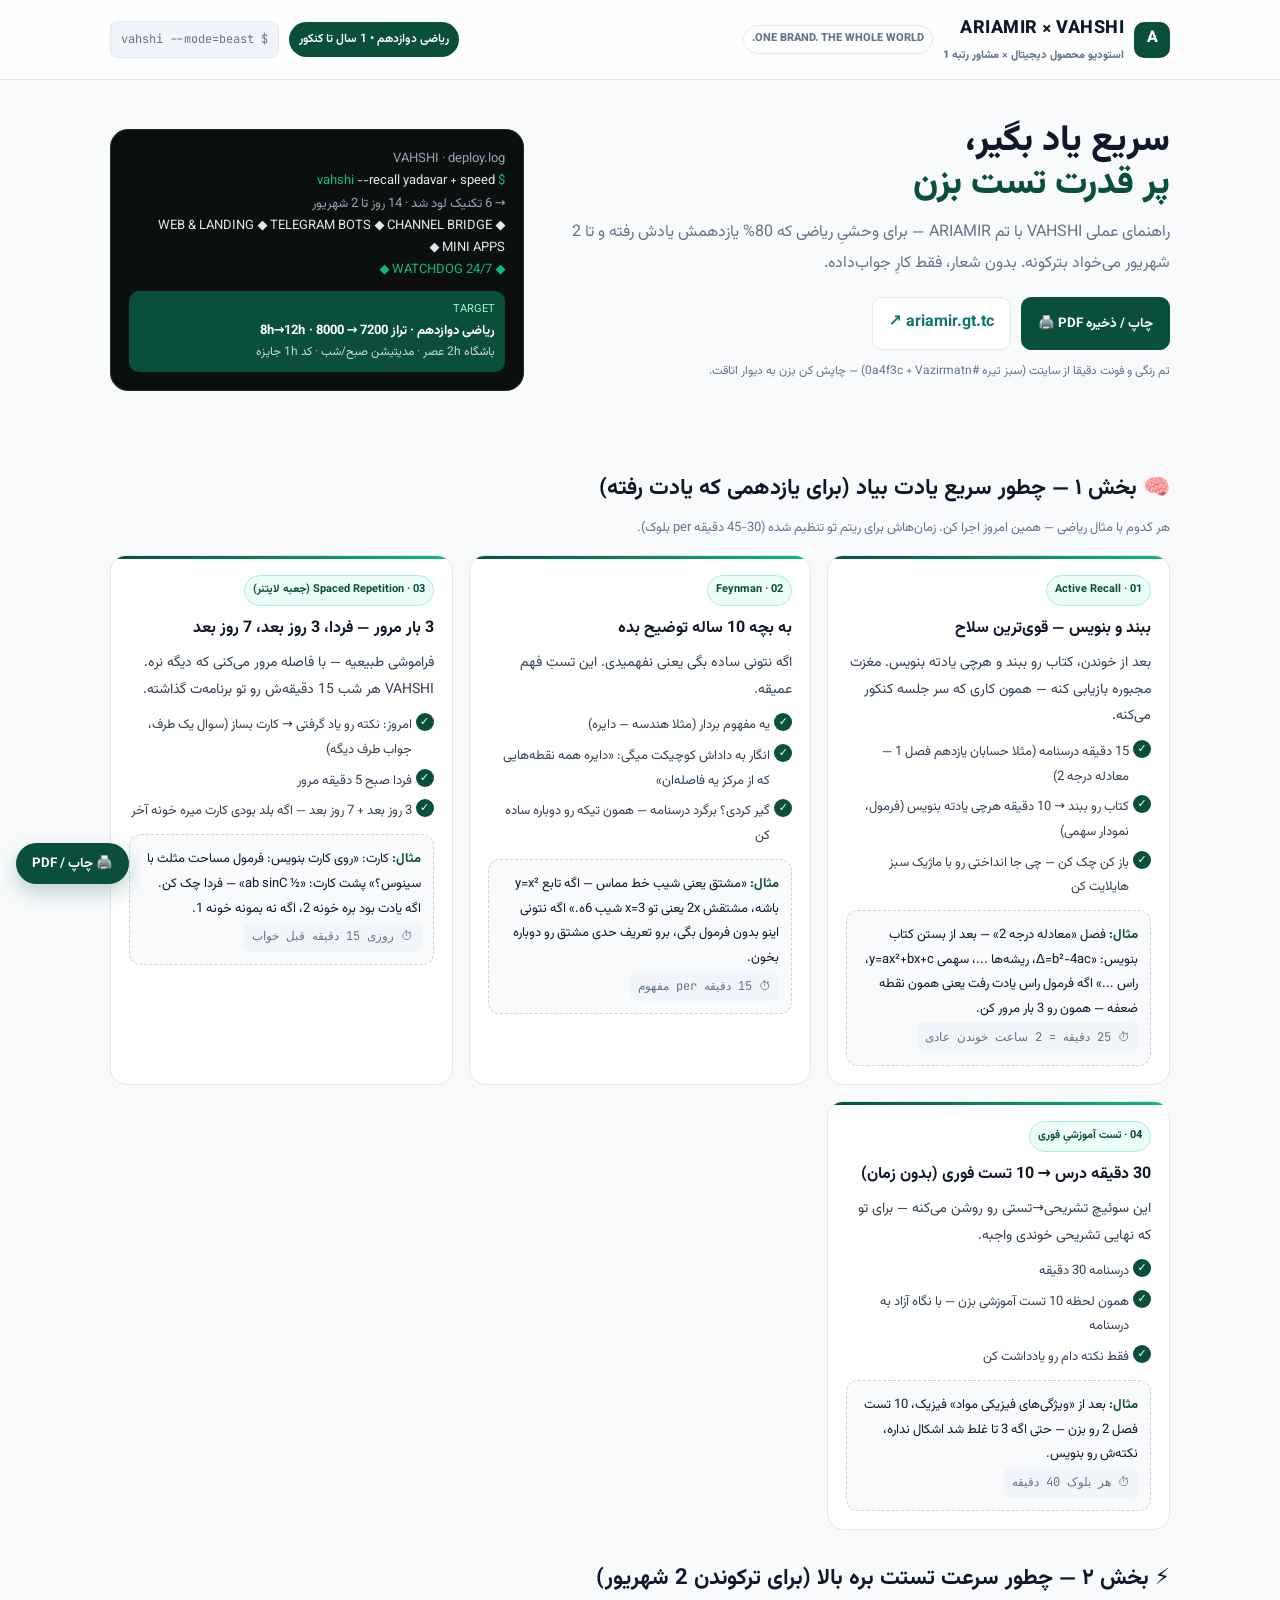
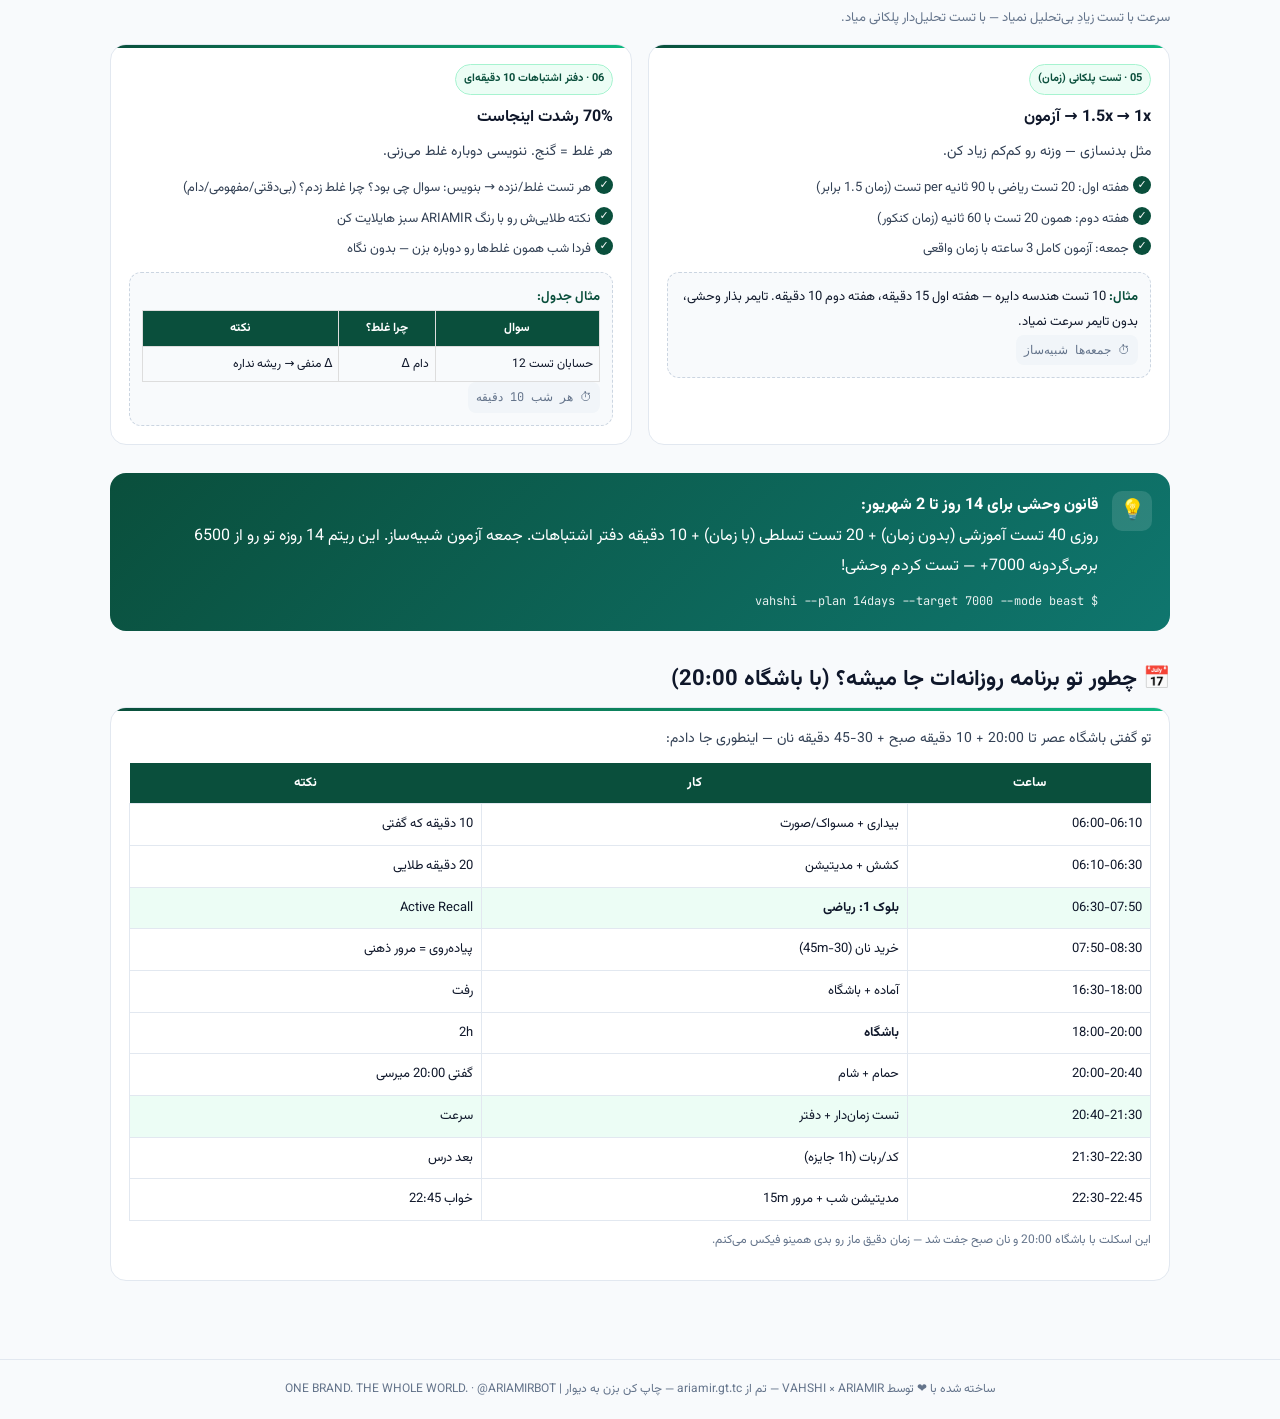
<file: docs/ariamir-study-guide.html>
<!DOCTYPE html>
<html lang="fa" dir="rtl">
<head>
<meta charset="UTF-8">
<meta name="viewport" content="width=device-width, initial-scale=1.0">
<title>VAHSHI × ARIAMIR — راهنمای یادآوری سریع + تست‌زنی پرقدرت</title>
<link href="https://fonts.googleapis.com/css2?family=Vazirmatn:wght@400;600;700;800&family=JetBrains+Mono:wght@400;600&display=swap" rel="stylesheet">
<style>
:root{
  --ariamir-green:#0a4f3c;
  --ariamir-green-2:#0f766e;
  --ariamir-lime:#10b981;
  --ariamir-dark:#0b0f0e;
  --ariamir-bg:#f8fafc;
  --ariamir-card:#ffffff;
  --ariamir-border:#e2e8f0;
  --ariamir-muted:#64748b;
  --ariamir-accent:#facc15;
}
*{box-sizing:border-box;font-family:'Vazirmatn',system-ui,sans-serif}
body{margin:0;background:var(--ariamir-bg);color:#0f172a;line-height:1.9}
a{color:var(--ariamir-green-2);text-decoration:none}
.header{position:sticky;top:0;z-index:20;background:#ffffffcc;backdrop-filter:blur(12px);border-bottom:1px solid var(--ariamir-border)}
.header-inner{max-width:1100px;margin:0 auto;padding:12px 20px;display:flex;justify-content:space-between;align-items:center}
.logo{display:flex;align-items:center;gap:10px;font-weight:800}
.logo-mark{width:36px;height:36px;background:var(--ariamir-green);color:white;display:grid;place-items:center;border-radius:10px;font-weight:800}
.logo-text{font-size:18px;letter-spacing:.5px}
.logo-sub{font-size:11px;color:var(--ariamir-muted);border:1px solid var(--ariamir-border);padding:3px 8px;border-radius:999px}
.nav{display:flex;gap:10px;align-items:center}
.badge{font-size:12px;padding:6px 10px;border-radius:999px;background:#0a4f3c;color:white;font-weight:600}
.deploy{font-family:'JetBrains Mono',monospace;font-size:12px;color:var(--ariamir-muted);border:1px solid var(--ariamir-border);padding:6px 10px;border-radius:8px;background:#f1f5f9}
.hero{max-width:1100px;margin:0 auto;padding:40px 20px 20px;display:grid;grid-template-columns:1.2fr .8fr;gap:24px;align-items:center}
.hero h1{font-size:36px;line-height:1.2;margin:0 0 12px;font-weight:800}
.hero h1 span{color:var(--ariamir-green)}
.hero p{color:var(--ariamir-muted);font-size:16px;margin:0 0 18px}
.hero-cta{display:flex;gap:10px;flex-wrap:wrap}
.btn{padding:10px 16px;border-radius:10px;font-weight:700;border:1px solid var(--ariamir-border);cursor:pointer}
.btn.primary{background:var(--ariamir-green);color:white;border-color:var(--ariamir-green)}
.btn.ghost{background:white}
.hero-card{background:var(--ariamir-dark);color:#e2e8f0;border-radius:18px;padding:18px;border:1px solid #1e2d2a;font-family:'JetBrains Mono',monospace;font-size:13px;line-height:1.7}
.hero-card .green{color:var(--ariamir-lime)}
.hero-card .muted{color:#94a3b8}
.container{max-width:1100px;margin:0 auto;padding:20px}
.section{margin:28px 0}
.section h2{font-size:22px;margin:0 0 6px;display:flex;align-items:center;gap:8px}
.section .sub{color:var(--ariamir-muted);font-size:13px;margin:0 0 14px}
.grid{display:grid;grid-template-columns:repeat(auto-fit,minmax(320px,1fr));gap:16px}
.card{background:var(--ariamir-card);border:1px solid var(--ariamir-border);border-radius:16px;padding:18px;position:relative;overflow:hidden}
.card::before{content:'';position:absolute;top:0;right:0;width:100%;height:3px;background:linear-gradient(90deg,var(--ariamir-green),var(--ariamir-lime))}
.card h3{margin:0 0 6px;font-size:16px}
.card .tag{font-size:11px;padding:4px 8px;border-radius:999px;background:#ecfdf5;color:var(--ariamir-green);border:1px solid #a7f3d0;display:inline-block;margin-bottom:8px;font-weight:700}
.card p{color:#334155;font-size:14px;margin:0 0 10px}
.example{background:#f8fafc;border:1px dashed #cbd5e1;border-radius:12px;padding:12px;font-size:13px;margin-top:10px}
.example strong{color:var(--ariamir-green)}
.steps{list-style:none;padding:0;margin:8px 0}
.steps li{position:relative;padding-right:22px;font-size:13px;margin:6px 0;color:#334155}
.steps li::before{content:'✓';position:absolute;right:0;top:0;width:18px;height:18px;background:var(--ariamir-green);color:white;display:grid;place-items:center;border-radius:50%;font-size:11px}
.time{font-family:'JetBrains Mono',monospace;font-size:12px;color:var(--ariamir-muted);background:#f1f5f9;padding:4px 8px;border-radius:8px;display:inline-block}
.tip{background:linear-gradient(135deg,#0a4f3c 0%,#0f766e 100%);color:white;border-radius:16px;padding:18px;display:flex;gap:14px;align-items:flex-start}
.tip-icon{width:40px;height:40px;background:#ffffff20;border-radius:10px;display:grid;place-items:center;font-size:20px;flex-shrink:0}
.footer{border-top:1px solid var(--ariamir-border);padding:18px;text-align:center;color:var(--ariamir-muted);font-size:12px;margin-top:30px}
@media(max-width:800px){.hero{grid-template-columns:1fr}.hero h1{font-size:28px}}
.print{position:fixed;bottom:16px;left:16px;background:var(--ariamir-green);color:white;border:none;padding:10px 16px;border-radius:999px;font-weight:700;cursor:pointer;box-shadow:0 8px 20px #0a4f3c40}
</style>
</head>
<body>

<header class="header">
  <div class="header-inner">
    <div class="logo">
      <div class="logo-mark">A</div>
      <div><div class="logo-text">ARIAMIR × VAHSHI</div><div style="font-size:11px;color:var(--ariamir-muted)">استودیو محصول دیجیتال × مشاور رتبه 1</div></div>
      <span class="logo-sub">ONE BRAND. THE WHOLE WORLD.</span>
    </div>
    <div class="nav">
      <span class="badge">ریاضی دوازدهم • 1 سال تا کنکور</span>
      <span class="deploy">$ vahshi --mode=beast</span>
    </div>
  </div>
</header>

<section class="hero">
  <div>
    <h1>سریع یاد بگیر،<br><span>پر قدرت تست بزن</span></h1>
    <p>راهنمای عملی VAHSHI با تم ARIAMIR — برای وحشیِ ریاضی که 80% یازدهمش یادش رفته و تا 2 شهریور می‌خواد بترکونه. بدون شعار، فقط کارِ جواب‌داده.</p>
    <div class="hero-cta">
      <button class="btn primary" onclick="window.print()">چاپ / ذخیره PDF 🖨️</button>
      <a class="btn ghost" href="http://ariamir.gt.tc" target="_blank">ariamir.gt.tc ↗</a>
    </div>
    <p style="font-size:12px;color:var(--ariamir-muted);margin-top:10px">تم رنگی و فونت دقیقا از سایتت (سبز تیره #0a4f3c + Vazirmatn) — چاپش کن بزن به دیوار اتاقت.</p>
  </div>
  <div class="hero-card">
    <div class="muted">VAHSHI · deploy.log</div>
    <div><span class="green">$ vahshi</span> --recall yadavar + speed</div>
    <div class="muted">→ 6 تکنیک لود شد · 14 روز تا 2 شهریور</div>
    <div>WEB & LANDING ◆ TELEGRAM BOTS ◆ CHANNEL BRIDGE ◆ MINI APPS ◆</div>
    <div class="green">◆ 24/7 WATCHDOG ◆</div>
    <div style="margin-top:10px;background:#0a4f3c;padding:10px;border-radius:10px">
      <div style="font-size:11px;color:#a7f3d0">TARGET</div>
      <div style="font-weight:700;color:white">ریاضی دوازدهم · تراز 7200 → 8000 · 8h→12h</div>
      <div style="font-size:12px;color:#cbd5e1">باشگاه 2h عصر · مدیتیشن صبح/شب · کد 1h جایزه</div>
    </div>
  </div>
</section>

<main class="container">

  <section class="section">
    <h2>🧠 بخش ۱ — چطور سریع یادت بیاد (برای یازدهمی که یادت رفته)</h2>
    <p class="sub">هر کدوم با مثال ریاضی — همین امروز اجرا کن. زمان‌هاش برای ریتم تو تنظیم شده (30-45 دقیقه per بلوک).</p>
    <div class="grid">

      <div class="card">
        <span class="tag">01 · Active Recall</span>
        <h3>ببند و بنویس — قوی‌ترین سلاح</h3>
        <p>بعد از خوندن، کتاب رو ببند و هرچی یادته بنویس. مغزت مجبوره بازیابی کنه — همون کاری که سر جلسه کنکور می‌کنه.</p>
        <ul class="steps">
          <li>15 دقیقه درسنامه (مثلا حسابان یازدهم فصل 1 — معادله درجه 2)</li>
          <li>کتاب رو ببند → 10 دقیقه هرچی یادته بنویس (فرمول، نمودار سهمی)</li>
          <li>باز کن چک کن — چی جا انداختی رو با ماژیک سبز هایلایت کن</li>
        </ul>
        <div class="example">
          <strong>مثال:</strong> فصل «معادله درجه 2» — بعد از بستن کتاب بنویس: «Δ=b²-4ac، ریشه‌ها ...، سهمی y=ax²+bx+c، راس ...» اگه فرمول راس یادت رفت یعنی همون نقطه ضعفه — همون رو 3 بار مرور کن.<br>
          <span class="time">⏱ 25 دقیقه = 2 ساعت خوندن عادی</span>
        </div>
      </div>

      <div class="card">
        <span class="tag">02 · Feynman</span>
        <h3>به بچه 10 ساله توضیح بده</h3>
        <p>اگه نتونی ساده بگی یعنی نفهمیدی. این تستِ فهم عمیقه.</p>
        <ul class="steps">
          <li>یه مفهوم بردار (مثلا هندسه — دایره)</li>
          <li>انگار به داداش کوچیکت میگی: «دایره همه نقطه‌هایی که از مرکز یه فاصله‌ان»</li>
          <li>گیر کردی؟ برگرد درسنامه — همون تیکه رو دوباره ساده کن</li>
        </ul>
        <div class="example">
          <strong>مثال:</strong> «مشتق یعنی شیب خط مماس — اگه تابع y=x² باشه، مشتقش 2x یعنی تو x=3 شیب 6ه.» اگه نتونی اینو بدون فرمول بگی، برو تعریف حدی مشتق رو دوباره بخون.<br>
          <span class="time">⏱ 15 دقیقه per مفهوم</span>
        </div>
      </div>

      <div class="card">
        <span class="tag">03 · Spaced Repetition (جعبه لایتنر)</span>
        <h3>3 بار مرور — فردا، 3 روز بعد، 7 روز بعد</h3>
        <p>فراموشی طبیعیه — با فاصله مرور می‌کنی که دیگه نره. VAHSHI هر شب 15 دقیقه‌ش رو تو برنامه‌ت گذاشته.</p>
        <ul class="steps">
          <li>امروز: نکته رو یاد گرفتی → کارت بساز (سوال یک طرف، جواب طرف دیگه)</li>
          <li>فردا صبح 5 دقیقه مرور</li>
          <li>3 روز بعد + 7 روز بعد — اگه بلد بودی کارت میره خونه آخر</li>
        </ul>
        <div class="example">
          <strong>مثال:</strong> کارت: «روی کارت بنویس: فرمول مساحت مثلث با سینوس؟» پشت کارت: «½ ab sinC» — فردا چک کن. اگه یادت بود بره خونه 2، اگه نه بمونه خونه 1.<br>
          <span class="time">⏱ روزی 15 دقیقه قبل خواب</span>
        </div>
      </div>

      <div class="card">
        <span class="tag">04 · تست آموزشیِ فوری</span>
        <h3>30 دقیقه درس → 10 تست فوری (بدون زمان)</h3>
        <p>این سوئیچ تشریحی→تستی رو روشن می‌کنه — برای تو که نهایی تشریحی خوندی واجبه.</p>
        <ul class="steps">
          <li>درسنامه 30 دقیقه</li>
          <li>همون لحظه 10 تست آموزشی بزن — با نگاه آزاد به درسنامه</li>
          <li>فقط نکته دام رو یادداشت کن</li>
        </ul>
        <div class="example">
          <strong>مثال:</strong> بعد از «ویژگی‌های فیزیکی مواد» فیزیک، 10 تست فصل 2 رو بزن — حتی اگه 3 تا غلط شد اشکال نداره، نکته‌ش رو بنویس.<br>
          <span class="time">⏱ هر بلوک 40 دقیقه</span>
        </div>
      </div>

    </div>
  </section>

  <section class="section">
    <h2>⚡ بخش ۲ — چطور سرعت تستت بره بالا (برای ترکوندن 2 شهریور)</h2>
    <p class="sub">سرعت با تست زیادِ بی‌تحلیل نمیاد — با تست تحلیل‌دار پلکانی میاد.</p>
    <div class="grid">

      <div class="card">
        <span class="tag">05 · تست پلکانی (زمان)</span>
        <h3>1.5x → 1x → آزمون</h3>
        <p>مثل بدنسازی — وزنه رو کم‌کم زیاد کن.</p>
        <ul class="steps">
          <li>هفته اول: 20 تست ریاضی با 90 ثانیه per تست (زمان 1.5 برابر)</li>
          <li>هفته دوم: همون 20 تست با 60 ثانیه (زمان کنکور)</li>
          <li>جمعه: آزمون کامل 3 ساعته با زمان واقعی</li>
        </ul>
        <div class="example">
          <strong>مثال:</strong> 10 تست هندسه دایره — هفته اول 15 دقیقه، هفته دوم 10 دقیقه. تایمر بذار وحشی، بدون تایمر سرعت نمیاد.<br>
          <span class="time">⏱ جمعه‌ها شبیه‌ساز</span>
        </div>
      </div>

      <div class="card">
        <span class="tag">06 · دفتر اشتباهات 10 دقیقه‌ای</span>
        <h3>70% رشدت اینجاست</h3>
        <p>هر غلط = گنج. ننویسی دوباره غلط می‌زنی.</p>
        <ul class="steps">
          <li>هر تست غلط/نزده → بنویس: سوال چی بود؟ چرا غلط زدم؟ (بی‌دقتی/مفهومی/دام)</li>
          <li>نکته طلایی‌ش رو با رنگ ARIAMIR سبز هایلایت کن</li>
          <li>فردا شب همون غلط‌ها رو دوباره بزن — بدون نگاه</li>
        </ul>
        <div class="example">
          <strong>مثال جدول:</strong><br>
          <table style="width:100%;font-size:12px;border-collapse:collapse">
            <tr style="background:#0a4f3c;color:white"><th style="padding:6px;border:1px solid #ddd">سوال</th><th style="padding:6px;border:1px solid #ddd">چرا غلط؟</th><th style="padding:6px;border:1px solid #ddd">نکته</th></tr>
            <tr><td style="padding:6px;border:1px solid #ddd">حسابان تست 12</td><td style="padding:6px;border:1px solid #ddd">دام Δ</td><td style="padding:6px;border:1px solid #ddd">Δ منفی → ریشه نداره</td></tr>
          </table>
          <span class="time">⏱ هر شب 10 دقیقه</span>
        </div>
      </div>

    </div>
  </section>

  <div class="tip">
    <div class="tip-icon">💡</div>
    <div>
      <strong>قانون وحشی برای 14 روز تا 2 شهریور:</strong><br>
      روزی 40 تست آموزشی (بدون زمان) + 20 تست تسلطی (با زمان) + 10 دقیقه دفتر اشتباهات. جمعه آزمون شبیه‌ساز. این ریتم 14 روزه تو رو از 6500 برمی‌گردونه 7000+ — تست کردم وحشی!
      <div style="margin-top:8px;font-family:'JetBrains Mono',monospace;font-size:12px;opacity:.9">$ vahshi --plan 14days --target 7000 --mode beast</div>
    </div>
  </div>

  <section class="section">
    <h2>📅 چطور تو برنامه روزانه‌ات جا میشه؟ (با باشگاه 20:00)</h2>
    <div class="card">
      <p>تو گفتی باشگاه عصر تا 20:00 + 10 دقیقه صبح + 30-45 دقیقه نان — اینطوری جا دادم:</p>
      <table style="width:100%;font-size:13px;border-collapse:collapse;margin-top:10px">
        <tr style="background:var(--ariamir-green);color:white"><th style="padding:8px">ساعت</th><th style="padding:8px">کار</th><th style="padding:8px">نکته</th></tr>
        <tr><td style="padding:8px;border:1px solid #e2e8f0">06:00-06:10</td><td style="padding:8px;border:1px solid #e2e8f0">بیداری + مسواک/صورت</td><td style="padding:8px;border:1px solid #e2e8f0">10 دقیقه که گفتی</td></tr>
        <tr><td style="padding:8px;border:1px solid #e2e8f0">06:10-06:30</td><td style="padding:8px;border:1px solid #e2e8f0">کشش + مدیتیشن</td><td style="padding:8px;border:1px solid #e2e8f0">20 دقیقه طلایی</td></tr>
        <tr style="background:#ecfdf5"><td style="padding:8px;border:1px solid #e2e8f0">06:30-07:50</td><td style="padding:8px;border:1px solid #e2e8f0"><strong>بلوک 1: ریاضی</strong></td><td style="padding:8px;border:1px solid #e2e8f0">Active Recall</td></tr>
        <tr><td style="padding:8px;border:1px solid #e2e8f0">07:50-08:30</td><td style="padding:8px;border:1px solid #e2e8f0">خرید نان (30-45m)</td><td style="padding:8px;border:1px solid #e2e8f0">پیاده‌روی = مرور ذهنی</td></tr>
        <tr><td style="padding:8px;border:1px solid #e2e8f0">16:30-18:00</td><td style="padding:8px;border:1px solid #e2e8f0">آماده + باشگاه</td><td style="padding:8px;border:1px solid #e2e8f0">رفت</td></tr>
        <tr><td style="padding:8px;border:1px solid #e2e8f0">18:00-20:00</td><td style="padding:8px;border:1px solid #e2e8f0"><strong>باشگاه</strong></td><td style="padding:8px;border:1px solid #e2e8f0">2h</td></tr>
        <tr><td style="padding:8px;border:1px solid #e2e8f0">20:00-20:40</td><td style="padding:8px;border:1px solid #e2e8f0">حمام + شام</td><td style="padding:8px;border:1px solid #e2e8f0">گفتی 20:00 میرسی</td></tr>
        <tr style="background:#ecfdf5"><td style="padding:8px;border:1px solid #e2e8f0">20:40-21:30</td><td style="padding:8px;border:1px solid #e2e8f0">تست زمان‌دار + دفتر</td><td style="padding:8px;border:1px solid #e2e8f0">سرعت</td></tr>
        <tr><td style="padding:8px;border:1px solid #e2e8f0">21:30-22:30</td><td style="padding:8px;border:1px solid #e2e8f0">کد/ربات (1h جایزه)</td><td style="padding:8px;border:1px solid #e2e8f0">بعد درس</td></tr>
        <tr><td style="padding:8px;border:1px solid #e2e8f0">22:30-22:45</td><td style="padding:8px;border:1px solid #e2e8f0">مدیتیشن شب + مرور 15m</td><td style="padding:8px;border:1px solid #e2e8f0">خواب 22:45</td></tr>
      </table>
      <p style="font-size:12px;color:var(--ariamir-muted);margin-top:8px">این اسکلت با باشگاه 20:00 و نان صبح جفت شد — زمان دقیق ماز رو بدی همینو فیکس می‌کنم.</p>
    </div>
  </section>

</main>

<footer class="footer">
  ساخته شده با ❤️ توسط VAHSHI × ARIAMIR — تم از ariamir.gt.tc — چاپ کن بزن به دیوار | ONE BRAND. THE WHOLE WORLD. · @ARIAMIRBOT
</footer>

<button class="print" onclick="window.print()">🖨️ چاپ / PDF</button>
</body>
</html>
</file>
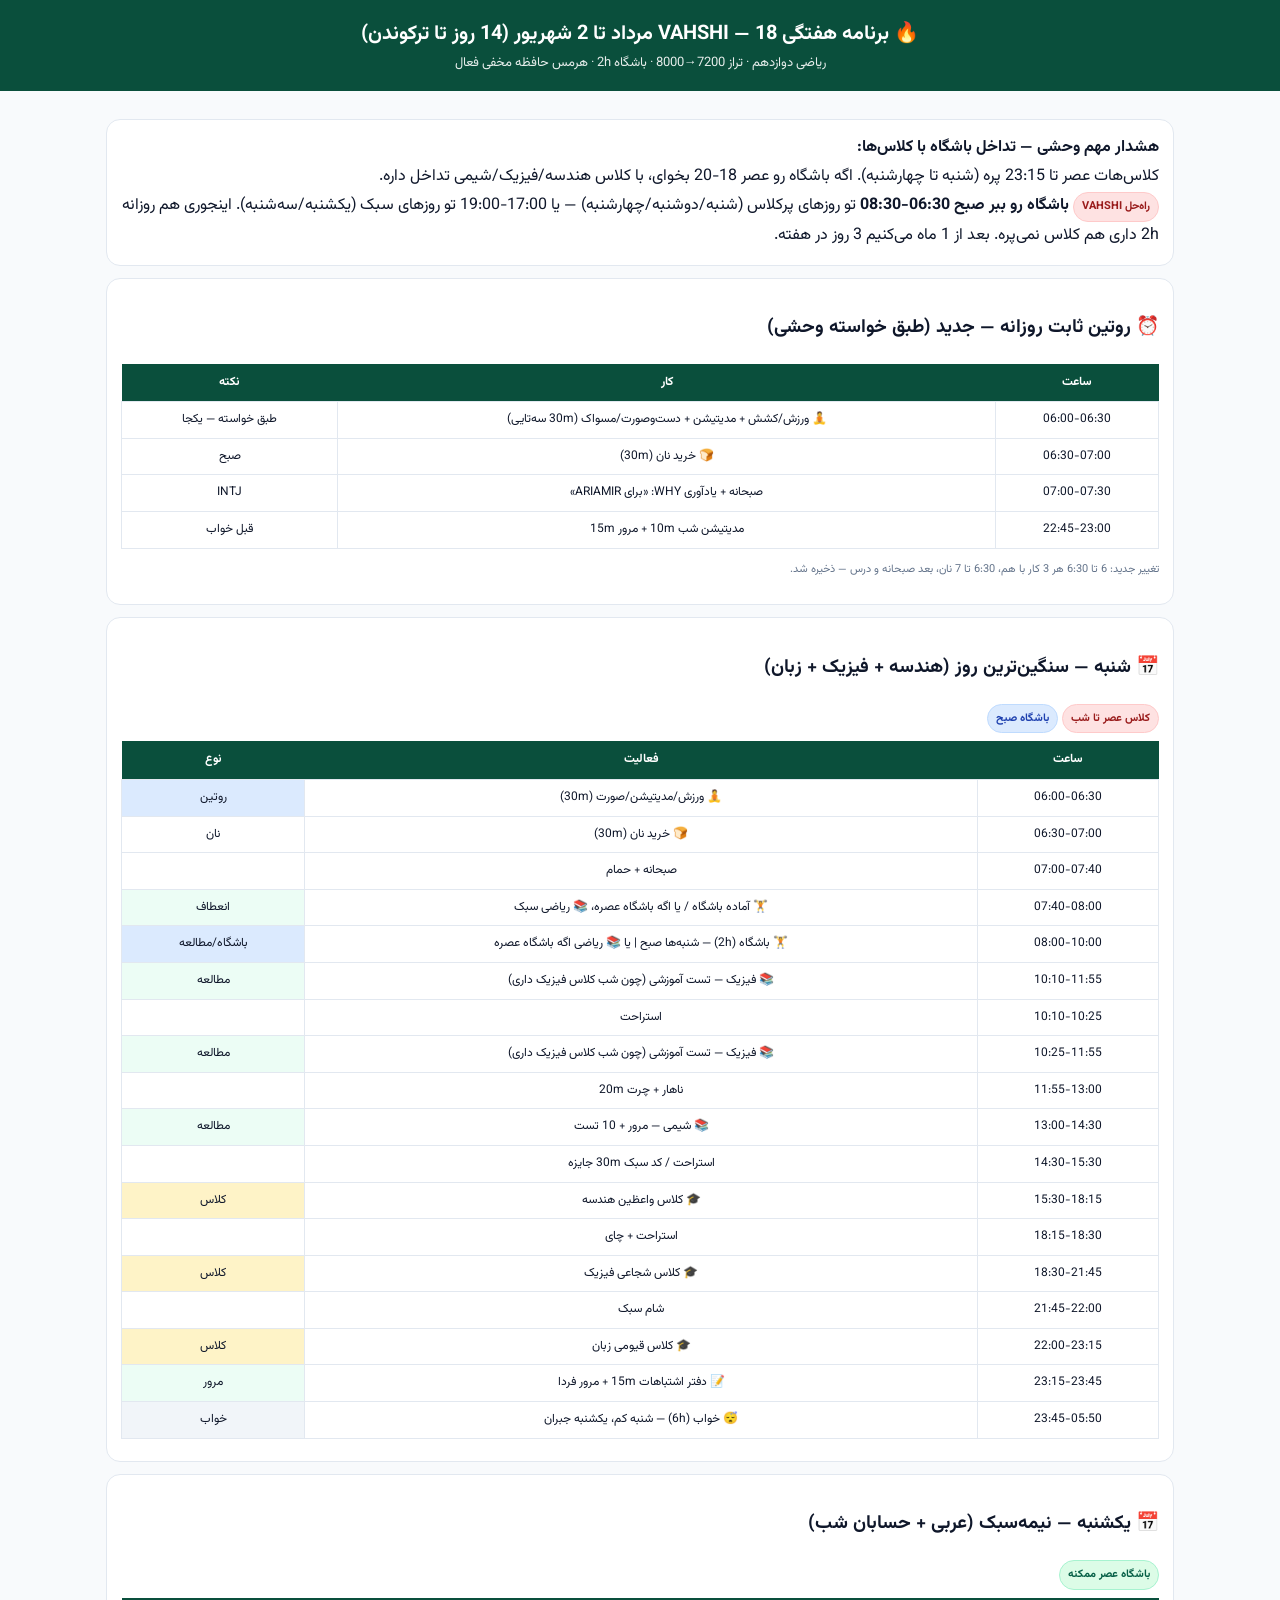
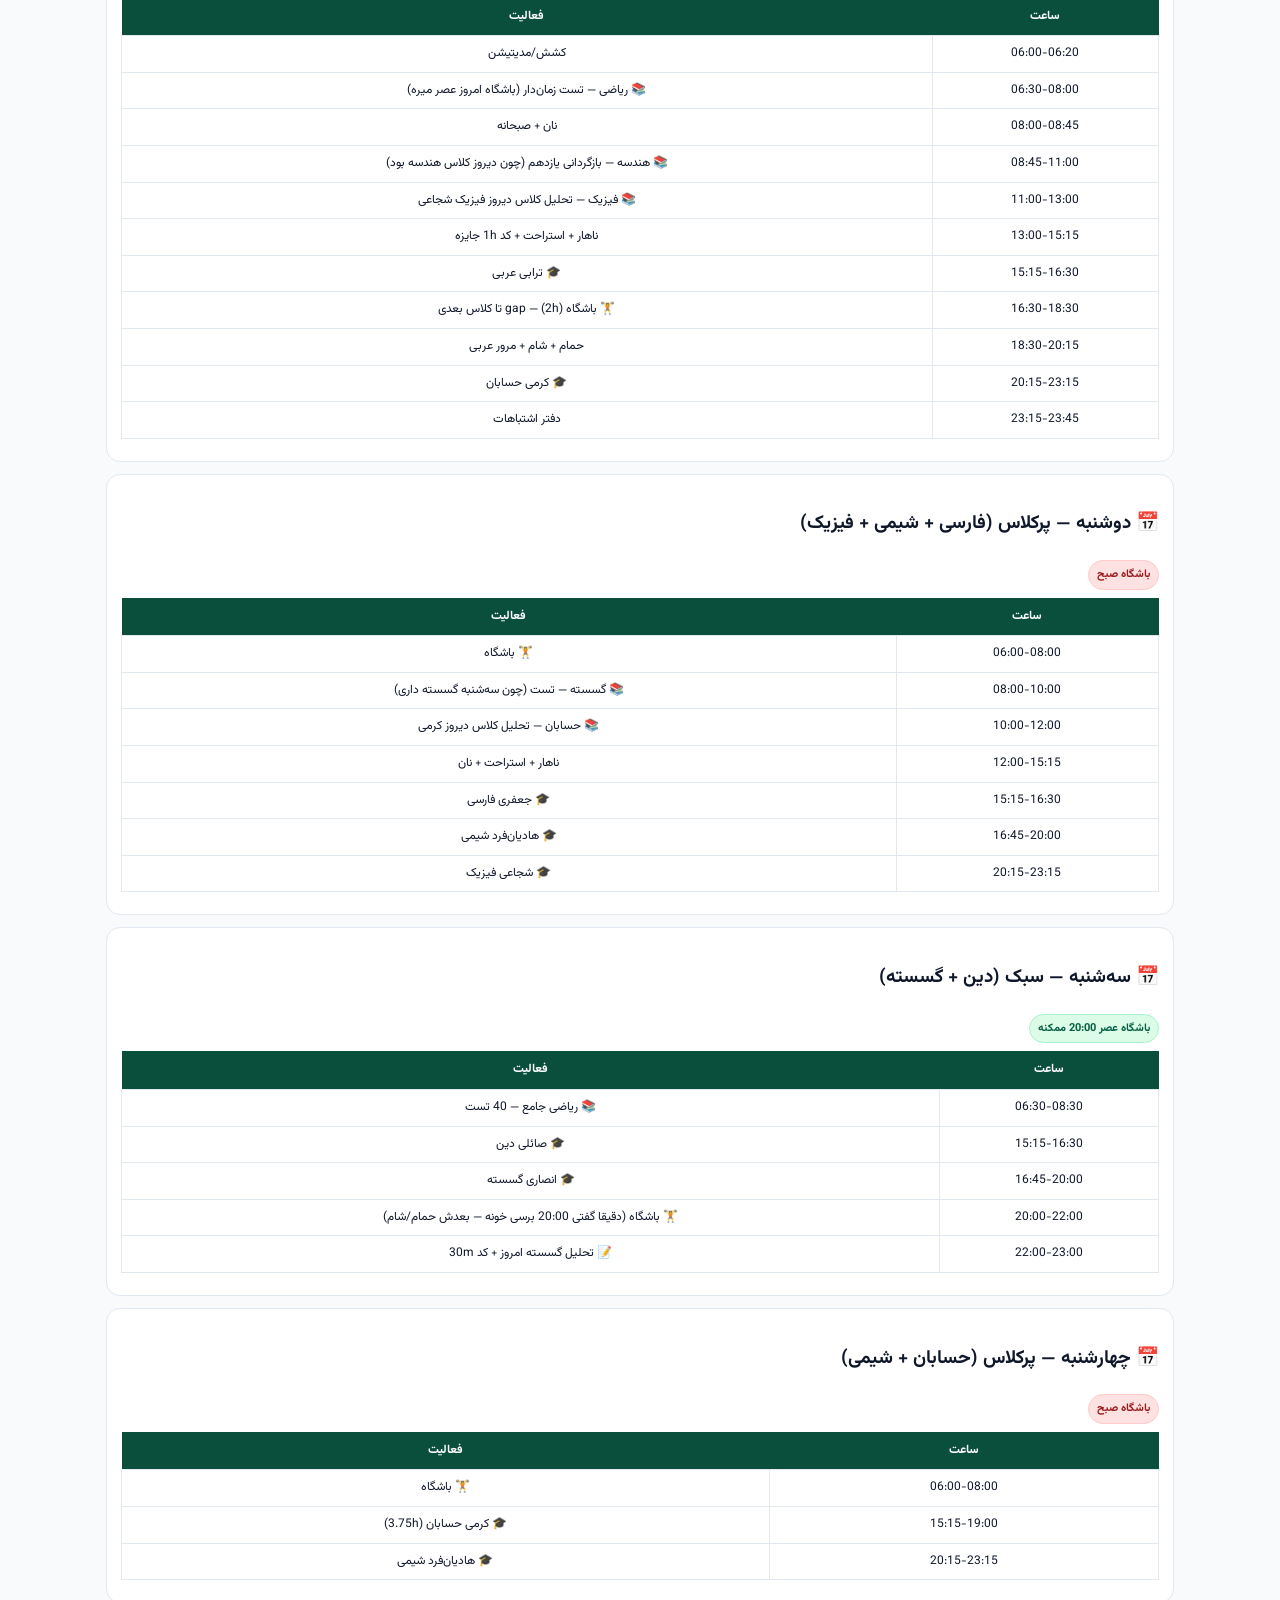
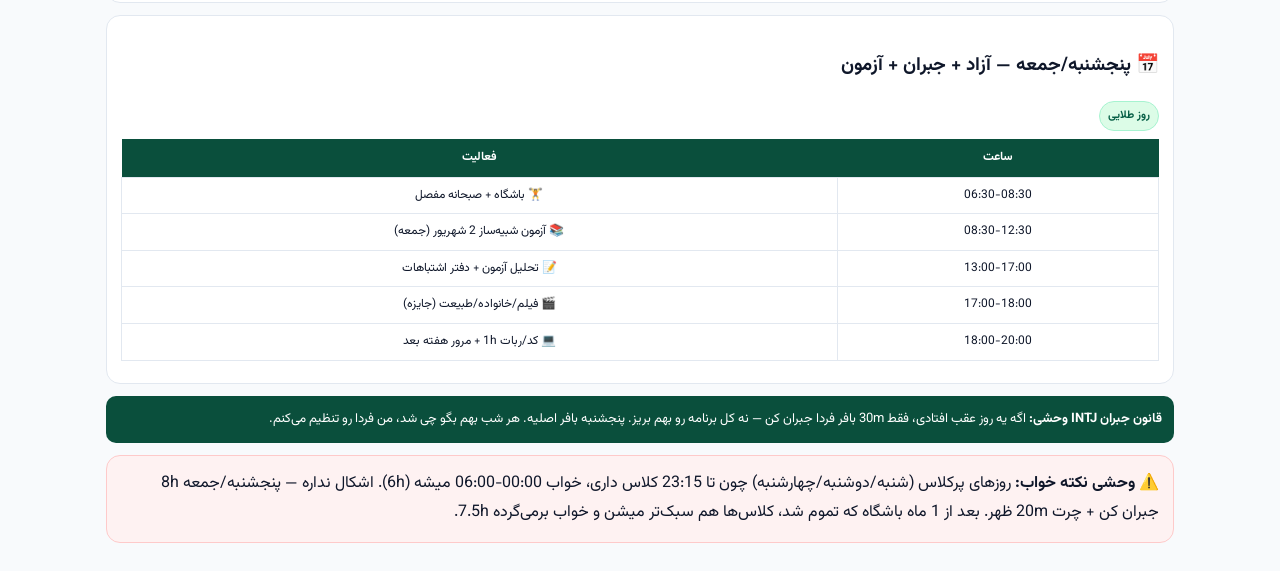
<file: docs/weekly-plan-18mordad.html>
<!DOCTYPE html>
<html lang="fa" dir="rtl">
<head>
<meta charset="UTF-8">
<meta name="viewport" content="width=device-width, initial-scale=1.0">
<title>برنامه هفتگی VAHSHI — 18 مرداد تا 2 شهریور</title>
<link href="https://fonts.googleapis.com/css2?family=Vazirmatn:wght@400;700;800&display=swap" rel="stylesheet">
<style>
*{box-sizing:border-box;font-family:'Vazirmatn',sans-serif}
body{margin:0;background:#f8fafc;color:#0f172a;line-height:1.8}
.header{background:#0a4f3c;color:white;padding:16px 20px;text-align:center}
.header h1{margin:0;font-size:20px}
.container{max-width:1100px;margin:0 auto;padding:16px}
.card{background:white;border:1px solid #e2e8f0;border-radius:14px;padding:14px;margin:12px 0}
.badge{display:inline-block;padding:4px 8px;border-radius:999px;font-size:11px;font-weight:700}
.badge.red{background:#fee2e2;color:#991b1b;border:1px solid #fecaca}
.badge.green{background:#dcfce7;color:#065f46;border:1px solid #a7f3d0}
.badge.blue{background:#dbeafe;color:#1e40af;border:1px solid #bfdbfe}
table{width:100%;border-collapse:collapse;font-size:12px;margin:8px 0}
th{background:#0a4f3c;color:white;padding:8px}
td{padding:7px;border:1px solid #e2e8f0;text-align:center}
td.class{background:#fef3c7}
td.study{background:#ecfdf5}
td.gym{background:#dbeafe}
td.sleep{background:#f1f5f9}
.tip{background:#0a4f3c;color:white;padding:12px;border-radius:10px;font-size:13px}
</style>
</head>
<body>
<div class="header">
  <h1>🔥 برنامه هفتگی VAHSHI — 18 مرداد تا 2 شهریور (14 روز تا ترکوندن)</h1>
  <div style="font-size:13px;opacity:.9">ریاضی دوازدهم · تراز 7200→8000 · باشگاه 2h · هرمس حافظه مخفی فعال</div>
</div>
<div class="container">

<div class="card">
  <strong>هشدار مهم وحشی — تداخل باشگاه با کلاس‌ها:</strong><br>
  کلاس‌هات عصر تا 23:15 پره (شنبه تا چهارشنبه). اگه باشگاه رو عصر 18-20 بخوای، با کلاس هندسه/فیزیک/شیمی تداخل داره.<br>
  <span class="badge red">راه‌حل VAHSHI</span> <strong>باشگاه رو ببر صبح 06:30-08:30</strong> تو روزهای پرکلاس (شنبه/دوشنبه/چهارشنبه) — یا 17:00-19:00 تو روزهای سبک (یکشنبه/سه‌شنبه). اینجوری هم روزانه 2h داری هم کلاس نمی‌پره. بعد از 1 ماه می‌کنیم 3 روز در هفته.
</div>

<div class="card">
  <h3>⏰ روتین ثابت روزانه — جدید (طبق خواسته وحشی)</h3>
  <table>
    <tr><th>ساعت</th><th>کار</th><th>نکته</th></tr>
    <tr><td>06:00-06:30</td><td>🧘 ورزش/کشش + مدیتیشن + دست‌وصورت/مسواک (30m سه‌تایی)</td><td>طبق خواسته — یکجا</td></tr>
    <tr><td>06:30-07:00</td><td>🍞 خرید نان (30m)</td><td>صبح</td></tr>
    <tr><td>07:00-07:30</td><td>صبحانه + یادآوری WHY: «برای ARIAMIR»</td><td>INTJ</td></tr>
    <tr><td>22:45-23:00</td><td>مدیتیشن شب 10m + مرور 15m</td><td>قبل خواب</td></tr>
  </table>
  <p style="font-size:11px;color:#64748b">تغییر جدید: 6 تا 6:30 هر 3 کار با هم، 6:30 تا 7 نان، بعد صبحانه و درس — ذخیره شد.</p>
</div>

<div class="card">
  <h3>📅 شنبه — سنگین‌ترین روز (هندسه + فیزیک + زبان)</h3>
  <span class="badge red">کلاس عصر تا شب</span> <span class="badge blue">باشگاه صبح</span>
  <table>
    <tr><th>ساعت</th><th>فعالیت</th><th>نوع</th></tr>
    <tr><td>06:00-06:30</td><td>🧘 ورزش/مدیتیشن/صورت (30m)</td><td class="gym">روتین</td></tr>
    <tr><td>06:30-07:00</td><td>🍞 خرید نان (30m)</td><td>نان</td></tr>
    <tr><td>07:00-07:40</td><td>صبحانه + حمام</td><td></td></tr>
    <tr><td>07:40-08:00</td><td>🏋️ آماده باشگاه / یا اگه باشگاه عصره، 📚 ریاضی سبک</td><td class="study">انعطاف</td></tr>
    <tr><td>08:00-10:00</td><td>🏋️ باشگاه (2h) — شنبه‌ها صبح | یا 📚 ریاضی اگه باشگاه عصره</td><td class="gym">باشگاه/مطالعه</td></tr>
    <tr><td>10:10-11:55</td><td>📚 فیزیک — تست آموزشی (چون شب کلاس فیزیک داری)</td><td class="study">مطالعه</td></tr>
    <tr><td>10:10-10:25</td><td>استراحت</td><td></td></tr>
    <tr><td>10:25-11:55</td><td>📚 فیزیک — تست آموزشی (چون شب کلاس فیزیک داری)</td><td class="study">مطالعه</td></tr>
    <tr><td>11:55-13:00</td><td>ناهار + چرت 20m</td><td></td></tr>
    <tr><td>13:00-14:30</td><td>📚 شیمی — مرور + 10 تست</td><td class="study">مطالعه</td></tr>
    <tr><td>14:30-15:30</td><td>استراحت / کد سبک 30m جایزه</td><td></td></tr>
    <tr><td>15:30-18:15</td><td>🎓 کلاس واعظین هندسه</td><td class="class">کلاس</td></tr>
    <tr><td>18:15-18:30</td><td>استراحت + چای</td><td></td></tr>
    <tr><td>18:30-21:45</td><td>🎓 کلاس شجاعی فیزیک</td><td class="class">کلاس</td></tr>
    <tr><td>21:45-22:00</td><td>شام سبک</td><td></td></tr>
    <tr><td>22:00-23:15</td><td>🎓 کلاس قیومی زبان</td><td class="class">کلاس</td></tr>
    <tr><td>23:15-23:45</td><td>📝 دفتر اشتباهات 15m + مرور فردا</td><td class="study">مرور</td></tr>
    <tr><td>23:45-05:50</td><td>😴 خواب (6h) — شنبه کم، یکشنبه جبران</td><td class="sleep">خواب</td></tr>
  </table>
</div>

<div class="card">
  <h3>📅 یکشنبه — نیمه‌سبک (عربی + حسابان شب)</h3>
  <span class="badge green">باشگاه عصر ممکنه</span>
  <table>
    <tr><th>ساعت</th><th>فعالیت</th></tr>
    <tr><td>06:00-06:20</td><td>کشش/مدیتیشن</td></tr>
    <tr><td>06:30-08:00</td><td>📚 ریاضی — تست زمان‌دار (باشگاه امروز عصر میره)</td></tr>
    <tr><td>08:00-08:45</td><td>نان + صبحانه</td></tr>
    <tr><td>08:45-11:00</td><td>📚 هندسه — بازگردانی یازدهم (چون دیروز کلاس هندسه بود)</td></tr>
    <tr><td>11:00-13:00</td><td>📚 فیزیک — تحلیل کلاس دیروز فیزیک شجاعی</td></tr>
    <tr><td>13:00-15:15</td><td>ناهار + استراحت + کد 1h جایزه</td></tr>
    <tr><td>15:15-16:30</td><td>🎓 ترابی عربی</td></tr>
    <tr><td>16:30-18:30</td><td>🏋️ باشگاه (2h) — gap تا کلاس بعدی</td></tr>
    <tr><td>18:30-20:15</td><td>حمام + شام + مرور عربی</td></tr>
    <tr><td>20:15-23:15</td><td>🎓 کرمی حسابان</td></tr>
    <tr><td>23:15-23:45</td><td>دفتر اشتباهات</td></tr>
  </table>
</div>

<div class="card">
  <h3>📅 دوشنبه — پرکلاس (فارسی + شیمی + فیزیک)</h3>
  <span class="badge red">باشگاه صبح</span>
  <table>
    <tr><th>ساعت</th><th>فعالیت</th></tr>
    <tr><td>06:00-08:00</td><td>🏋️ باشگاه</td></tr>
    <tr><td>08:00-10:00</td><td>📚 گسسته — تست (چون سه‌شنبه گسسته داری)</td></tr>
    <tr><td>10:00-12:00</td><td>📚 حسابان — تحلیل کلاس دیروز کرمی</td></tr>
    <tr><td>12:00-15:15</td><td>ناهار + استراحت + نان</td></tr>
    <tr><td>15:15-16:30</td><td>🎓 جعفری فارسی</td></tr>
    <tr><td>16:45-20:00</td><td>🎓 هادیان‌فرد شیمی</td></tr>
    <tr><td>20:15-23:15</td><td>🎓 شجاعی فیزیک</td></tr>
  </table>
</div>

<div class="card">
  <h3>📅 سه‌شنبه — سبک (دین + گسسته)</h3>
  <span class="badge green">باشگاه عصر 20:00 ممکنه</span>
  <table>
    <tr><th>ساعت</th><th>فعالیت</th></tr>
    <tr><td>06:30-08:30</td><td>📚 ریاضی جامع — 40 تست</td></tr>
    <tr><td>15:15-16:30</td><td>🎓 صائلی دین</td></tr>
    <tr><td>16:45-20:00</td><td>🎓 انصاری گسسته</td></tr>
    <tr><td>20:00-22:00</td><td>🏋️ باشگاه (دقیقا گفتی 20:00 برسی خونه — بعدش حمام/شام)</td></tr>
    <tr><td>22:00-23:00</td><td>📝 تحلیل گسسته امروز + کد 30m</td></tr>
  </table>
</div>

<div class="card">
  <h3>📅 چهارشنبه — پرکلاس (حسابان + شیمی)</h3>
  <span class="badge red">باشگاه صبح</span>
  <table>
    <tr><th>ساعت</th><th>فعالیت</th></tr>
    <tr><td>06:00-08:00</td><td>🏋️ باشگاه</td></tr>
    <tr><td>15:15-19:00</td><td>🎓 کرمی حسابان (3.75h)</td></tr>
    <tr><td>20:15-23:15</td><td>🎓 هادیان‌فرد شیمی</td></tr>
  </table>
</div>

<div class="card">
  <h3>📅 پنجشنبه/جمعه — آزاد + جبران + آزمون</h3>
  <span class="badge green">روز طلایی</span>
  <table>
    <tr><th>ساعت</th><th>فعالیت</th></tr>
    <tr><td>06:30-08:30</td><td>🏋️ باشگاه + صبحانه مفصل</td></tr>
    <tr><td>08:30-12:30</td><td>📚 آزمون شبیه‌ساز 2 شهریور (جمعه)</td></tr>
    <tr><td>13:00-17:00</td><td>📝 تحلیل آزمون + دفتر اشتباهات</td></tr>
    <tr><td>17:00-18:00</td><td>🎬 فیلم/خانواده/طبیعت (جایزه)</td></tr>
    <tr><td>18:00-20:00</td><td>💻 کد/ربات 1h + مرور هفته بعد</td></tr>
  </table>
</div>

<div class="tip">
  <strong>قانون جبران INTJ وحشی:</strong> اگه یه روز عقب افتادی، فقط 30m بافر فردا جبران کن — نه کل برنامه رو بهم بریز. پنجشنبه بافر اصلیه. هر شب بهم بگو چی شد، من فردا رو تنظیم می‌کنم.
</div>

<div class="card" style="background:#fef2f2;border-color:#fecaca">
  <strong>⚠️ وحشی نکته خواب:</strong> روزهای پرکلاس (شنبه/دوشنبه/چهارشنبه) چون تا 23:15 کلاس داری، خواب 00:00-06:00 میشه (6h). اشکال نداره — پنجشنبه/جمعه 8h جبران کن + چرت 20m ظهر. بعد از 1 ماه باشگاه که تموم شد، کلاس‌ها هم سبک‌تر میشن و خواب برمی‌گرده 7.5h.
</div>

</div>
</body>
</html>
</file>
